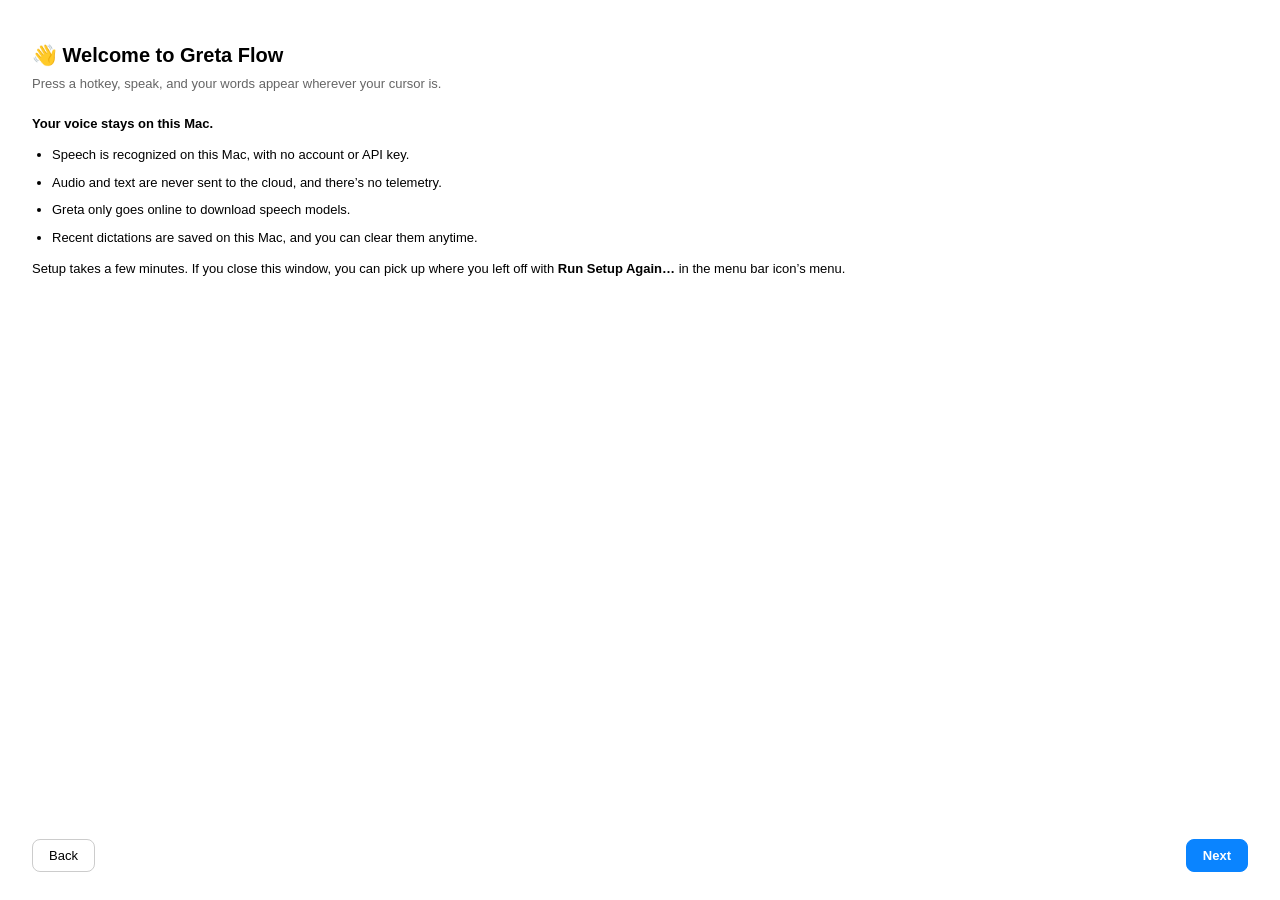
<file: desktop/ui/setup.html>
<!doctype html>
<html>
  <head>
    <meta charset="utf-8" />
    <title>Welcome to Greta Flow</title>
    <style>
      :root { color-scheme: light dark; }
      * { box-sizing: border-box; }
      [hidden] { display: none !important; }
      body {
        font-family: -apple-system, BlinkMacSystemFont, sans-serif;
        margin: 0; padding: 28px 32px; line-height: 1.5; height: 100vh;
        display: flex; flex-direction: column;
        user-select: none; -webkit-user-select: none;
      }
      main { flex: 1; min-height: 0; overflow-y: auto; }
      h1 { font-size: 20px; margin: 0 0 4px; }
      p { font-size: 13px; margin: 0 0 12px; }
      .sub { opacity: 0.6; font-size: 13px; margin: 0 0 20px; }
      ul { padding-left: 20px; margin: 0 0 12px; }
      li { margin-bottom: 8px; font-size: 13px; }
      b { font-weight: 600; }
      code {
        font-family: ui-monospace, SFMono-Regular, Menlo, monospace;
        font-size: 12px; background: rgba(127,127,127,0.18);
        padding: 1px 5px; border-radius: 4px;
      }
      .hint { opacity: 0.6; font-size: 12px; overflow-wrap: anywhere; }
      .row { display: flex; gap: 10px; align-items: center; }
      .actions { margin: 14px 0; flex-wrap: wrap; }
      nav { justify-content: space-between; padding-top: 14px; }
      button {
        font-size: 13px; padding: 8px 16px; border-radius: 8px;
        border: 1px solid rgba(127, 127, 127, 0.4); background: transparent;
        color: inherit; cursor: pointer;
      }
      button.primary { background: #0a84ff; border-color: #0a84ff; color: white; font-weight: 600; }
      button:disabled { opacity: 0.4; cursor: default; }
      .status { font-size: 12px; opacity: 0.7; min-height: 18px; overflow-wrap: anywhere; }
      .status.ok { color: #30b350; opacity: 1; }
      .status.bad { color: #ff453a; opacity: 1; }
      .track {
        height: 8px; border-radius: 4px; overflow: hidden; margin: 14px 0 8px;
        background: rgba(127, 127, 127, 0.18); position: relative;
      }
      .fill { height: 100%; width: 0; background: #0a84ff; border-radius: 4px; }
      /* Activity only, for phases with no known total. Never a made-up percent. */
      .track.busy .fill {
        position: absolute; width: 30%;
        animation: slide 1.4s ease-in-out infinite alternate;
      }
      @keyframes slide { from { left: 0; } to { left: 70%; } }
      textarea {
        width: 100%; height: 130px; resize: none; font: inherit; font-size: 13px;
        padding: 10px; border-radius: 8px; color: inherit; background: transparent;
        border: 1px solid rgba(127, 127, 127, 0.4);
        user-select: text; -webkit-user-select: text;
      }
    </style>
  </head>
  <body>
    <p id="progress" class="hint"></p>
    <main>
      <section data-step="welcome">
        <h1>👋 Welcome to Greta Flow</h1>
        <p class="sub">Press a hotkey, speak, and your words appear wherever your cursor is.</p>
        <p><b>Your voice stays on this Mac.</b></p>
        <ul>
          <li>Speech is recognized on this Mac, with no account or API key.</li>
          <li>Audio and text are never sent to the cloud, and there’s no telemetry.</li>
          <li>Greta only goes online to download speech models.</li>
          <li>Recent dictations are saved on this Mac, and you can clear them anytime.</li>
        </ul>
        <p>Setup takes a few minutes. If you close this window, you can pick up where
        you left off with <b>Run Setup Again…</b> in the menu bar icon’s menu.</p>
      </section>

      <section data-step="model" hidden>
        <h1 id="model-title">Download a speech model</h1>
        <p id="model-sub" class="sub">Greta ships without one so you can choose.</p>
        <p id="model-intro">The recommended model is <b>Parakeet v2 (English)</b>, for fast
        on-device dictation. The download is about <b>464&nbsp;MB</b>, and installing it
        needs some extra room. You can also pick any model from the menu bar icon’s
        <b>Model</b> submenu.</p>
        <div id="model-busy" hidden>
          <div id="model-track" class="track busy"><div id="model-fill" class="fill"></div></div>
          <p id="model-detail" class="hint"></p>
          <p id="model-note"></p>
        </div>
        <p id="model-disk" class="status"></p>
        <p id="model-status" class="status"></p>
        <div class="row actions">
          <button id="download" class="primary">Download Recommended Model (464&nbsp;MB)</button>
          <button id="close">I’ll choose from the menu</button>
        </div>
      </section>

      <section data-step="microphone" hidden>
        <h1>🎙 Allow the microphone</h1>
        <p class="sub">Permission 1 of 3</p>
        <p>Greta needs the microphone to hear you. It only listens while you hold your
        hotkey, or during the mic check in this setup.</p>
        <p id="mic-status" class="status"></p>
        <div class="row actions">
          <button id="mic-allow" class="primary">Allow Microphone</button>
          <button class="perm" data-pane="microphone">Open System Settings</button>
          <button id="mic-relaunch" class="relaunch" hidden>Relaunch Greta</button>
        </div>
        <p class="hint">In <code>System&nbsp;Settings ▸ Privacy &amp; Security ▸ Microphone</code>,
        turn on <b>Greta Flow</b>. If the status stays off afterward, relaunch Greta and
        setup will return to this step.</p>
      </section>

      <section data-step="accessibility" hidden>
        <h1>⌨️ Allow Accessibility</h1>
        <p class="sub">Permission 2 of 3</p>
        <p>Greta needs Accessibility to type the text at your cursor.</p>
        <p id="accessibility-status" class="status"></p>
        <div class="row actions">
          <button id="accessibility-settings" class="perm primary" data-pane="accessibility">Open System Settings</button>
          <button id="accessibility-relaunch" class="relaunch" hidden>Relaunch Greta</button>
        </div>
        <p class="hint">In <code>System&nbsp;Settings ▸ Privacy &amp; Security ▸ Accessibility</code>,
        turn on <b>Greta Flow</b>, then come back here. If the status stays off afterward,
        relaunch Greta and setup will return to this step.</p>
      </section>

      <section data-step="input" hidden>
        <h1>🌐 Allow Input Monitoring</h1>
        <p class="sub">Permission 3 of 3</p>
        <p>Greta needs Input Monitoring to detect the <b>Fn</b> key and other hotkeys
        that use a modifier key on its own.</p>
        <p id="input-status" class="status"></p>
        <div class="row actions">
          <button id="input-settings" class="perm primary" data-pane="input">Open System Settings</button>
          <button id="input-relaunch" class="relaunch">Relaunch Greta</button>
        </div>
        <p class="hint">In <code>System&nbsp;Settings ▸ Privacy &amp; Security ▸ Input&nbsp;Monitoring</code>,
        turn on <b>Greta Flow</b>.</p>
        <p class="hint">Tip: for the <b>🌐 Globe/Fn</b> key, also set
        <code>System Settings ▸ Keyboard ▸ Press 🌐 to: Do Nothing</code>.</p>
        <p><b>Greta must relaunch after you turn this on.</b> Setup reopens at this
        step afterward.</p>
      </section>

      <section data-step="level" hidden>
        <h1>Check your mic level</h1>
        <p class="sub">Make sure Greta can hear you.</p>
        <p>Click <b>Start Mic Check</b> and say a few words. The level is measured in
        this window and nothing is recorded or saved.</p>
        <div class="track"><div id="level-fill" class="fill"></div></div>
        <p id="level-status" class="status"></p>
        <div class="row actions">
          <button id="level-start" class="primary">Start Mic Check</button>
        </div>
      </section>

      <section data-step="practice" hidden>
        <h1>Try it out</h1>
        <p class="sub">Click in the box, hold <b id="practice-key">your hotkey</b>,
        speak, then let go.</p>
        <textarea id="practice" placeholder="Your words appear here"></textarea>
        <p id="practice-status" class="status"></p>
        <div class="row actions">
          <button id="practice-settings" hidden>Open Accessibility Settings</button>
        </div>
      </section>

      <section data-step="finish" hidden>
        <h1>You’re all set</h1>
        <p class="sub">Greta is ready when you are.</p>
        <p>Click into any text field, hold <b id="finish-key">your hotkey</b>, speak,
        then let go. Your words type out where the cursor is.</p>
        <p>Change or add hotkeys anytime from the window’s <b>Shortcuts</b> section.
        To go through these steps again, choose <b>Run Setup Again…</b> from the menu
        bar icon.</p>
      </section>
    </main>

    <p id="relaunch-status" class="status" hidden></p>
    <nav class="row">
      <button id="back">Back</button>
      <button id="next" class="primary">Next</button>
    </nav>

    <script src="setup.js"></script>
  </body>
</html>
</file>
